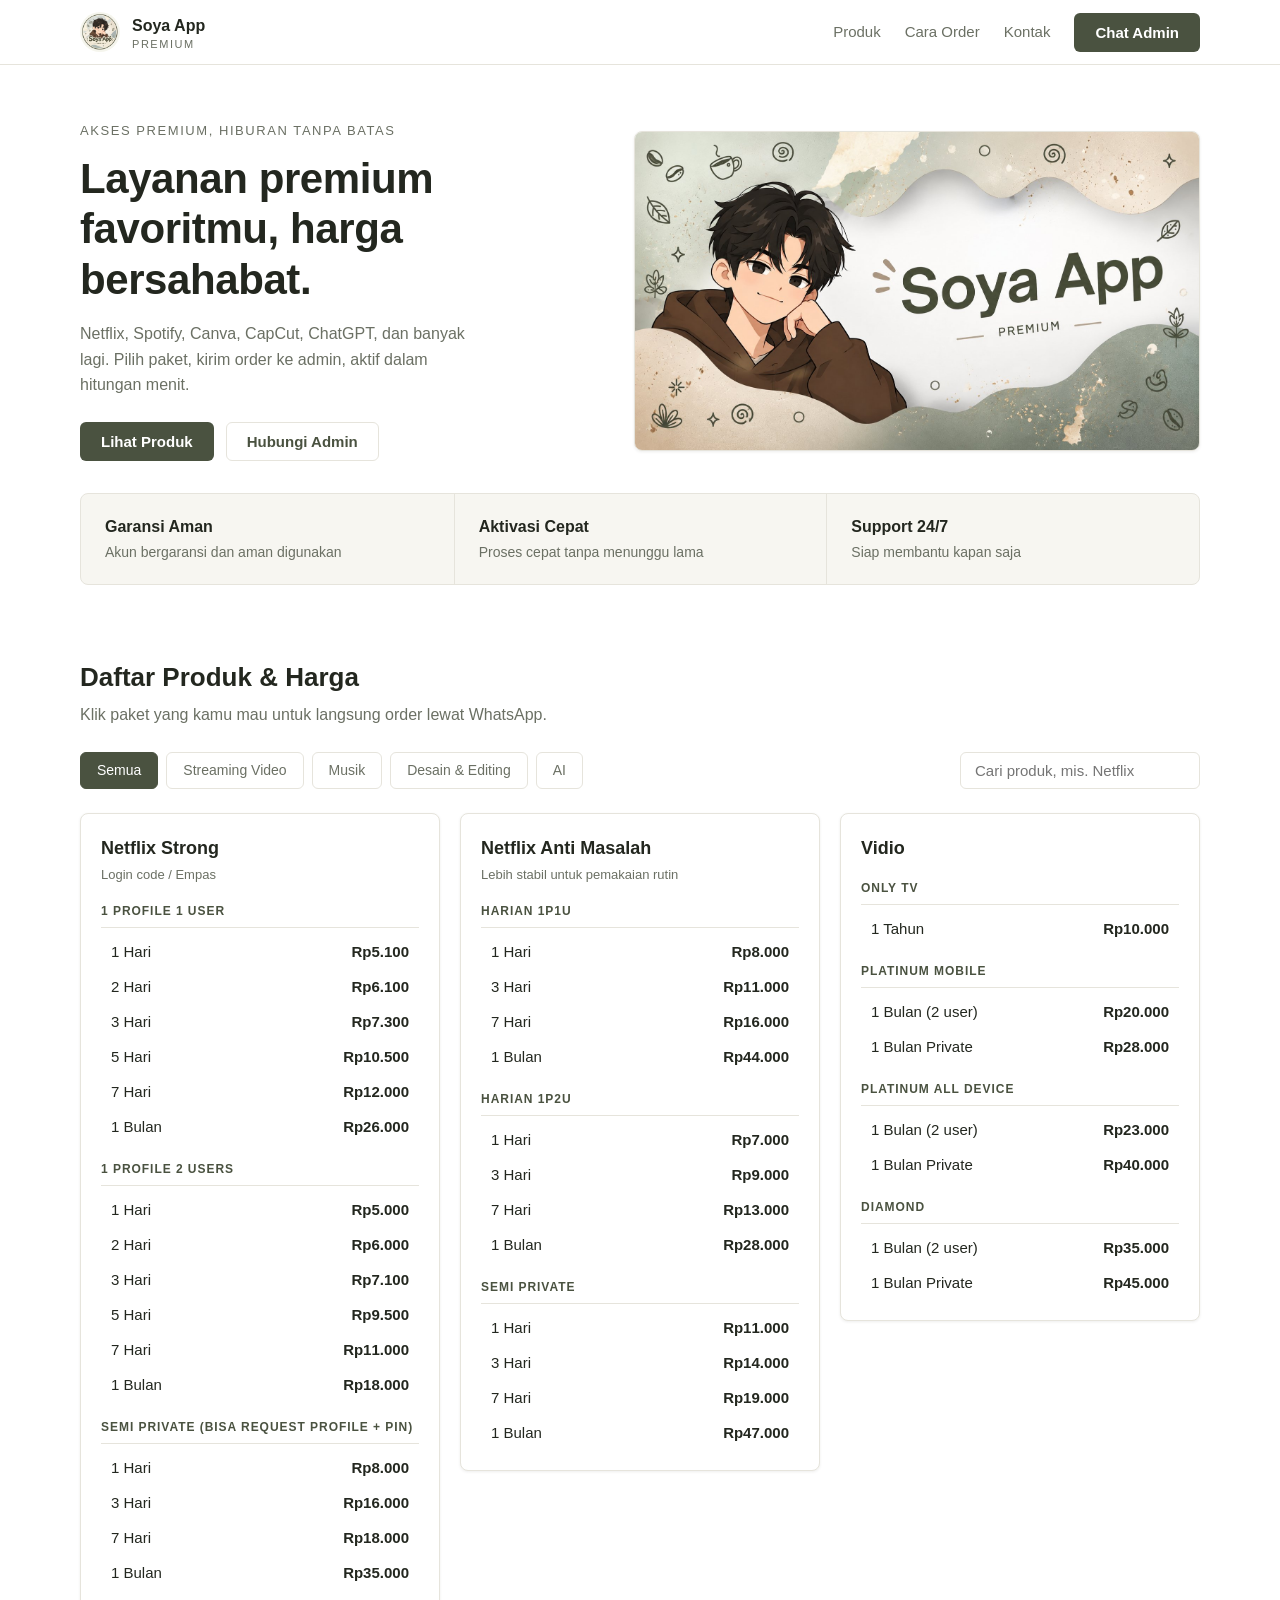
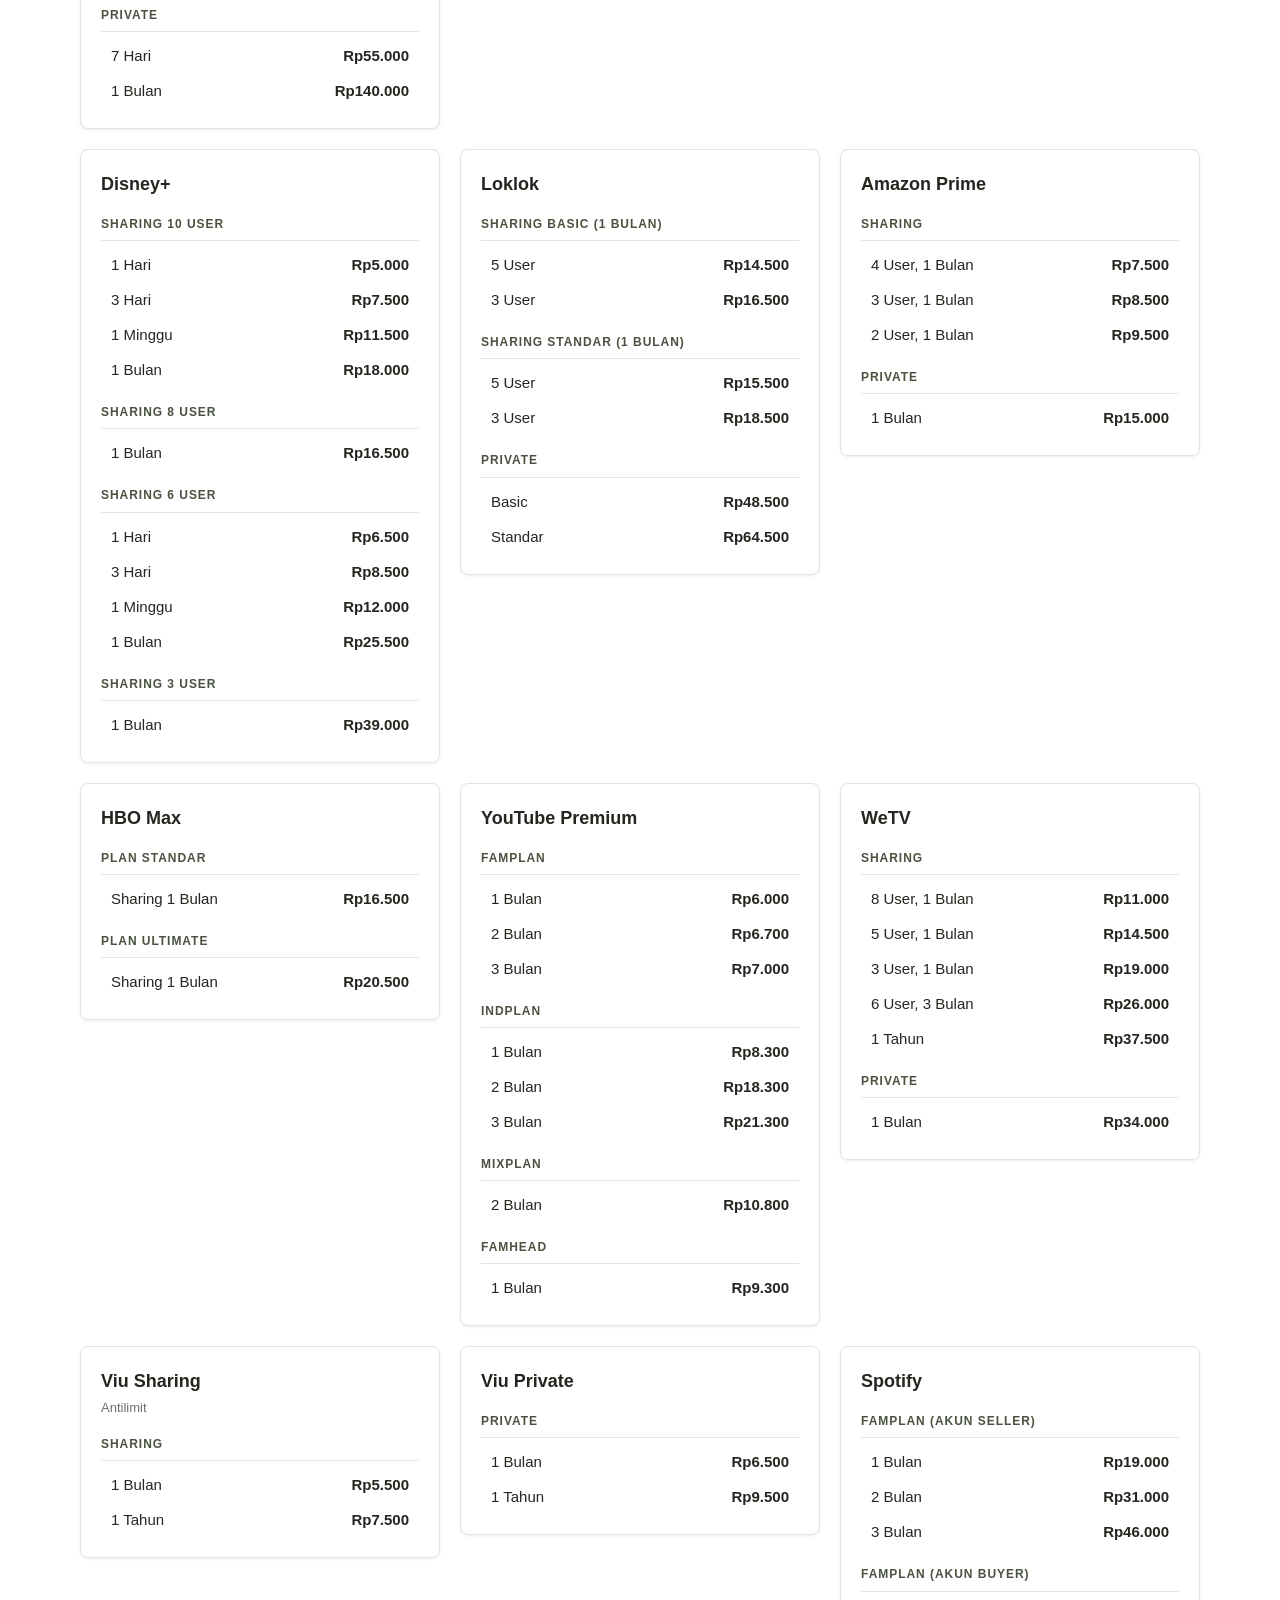
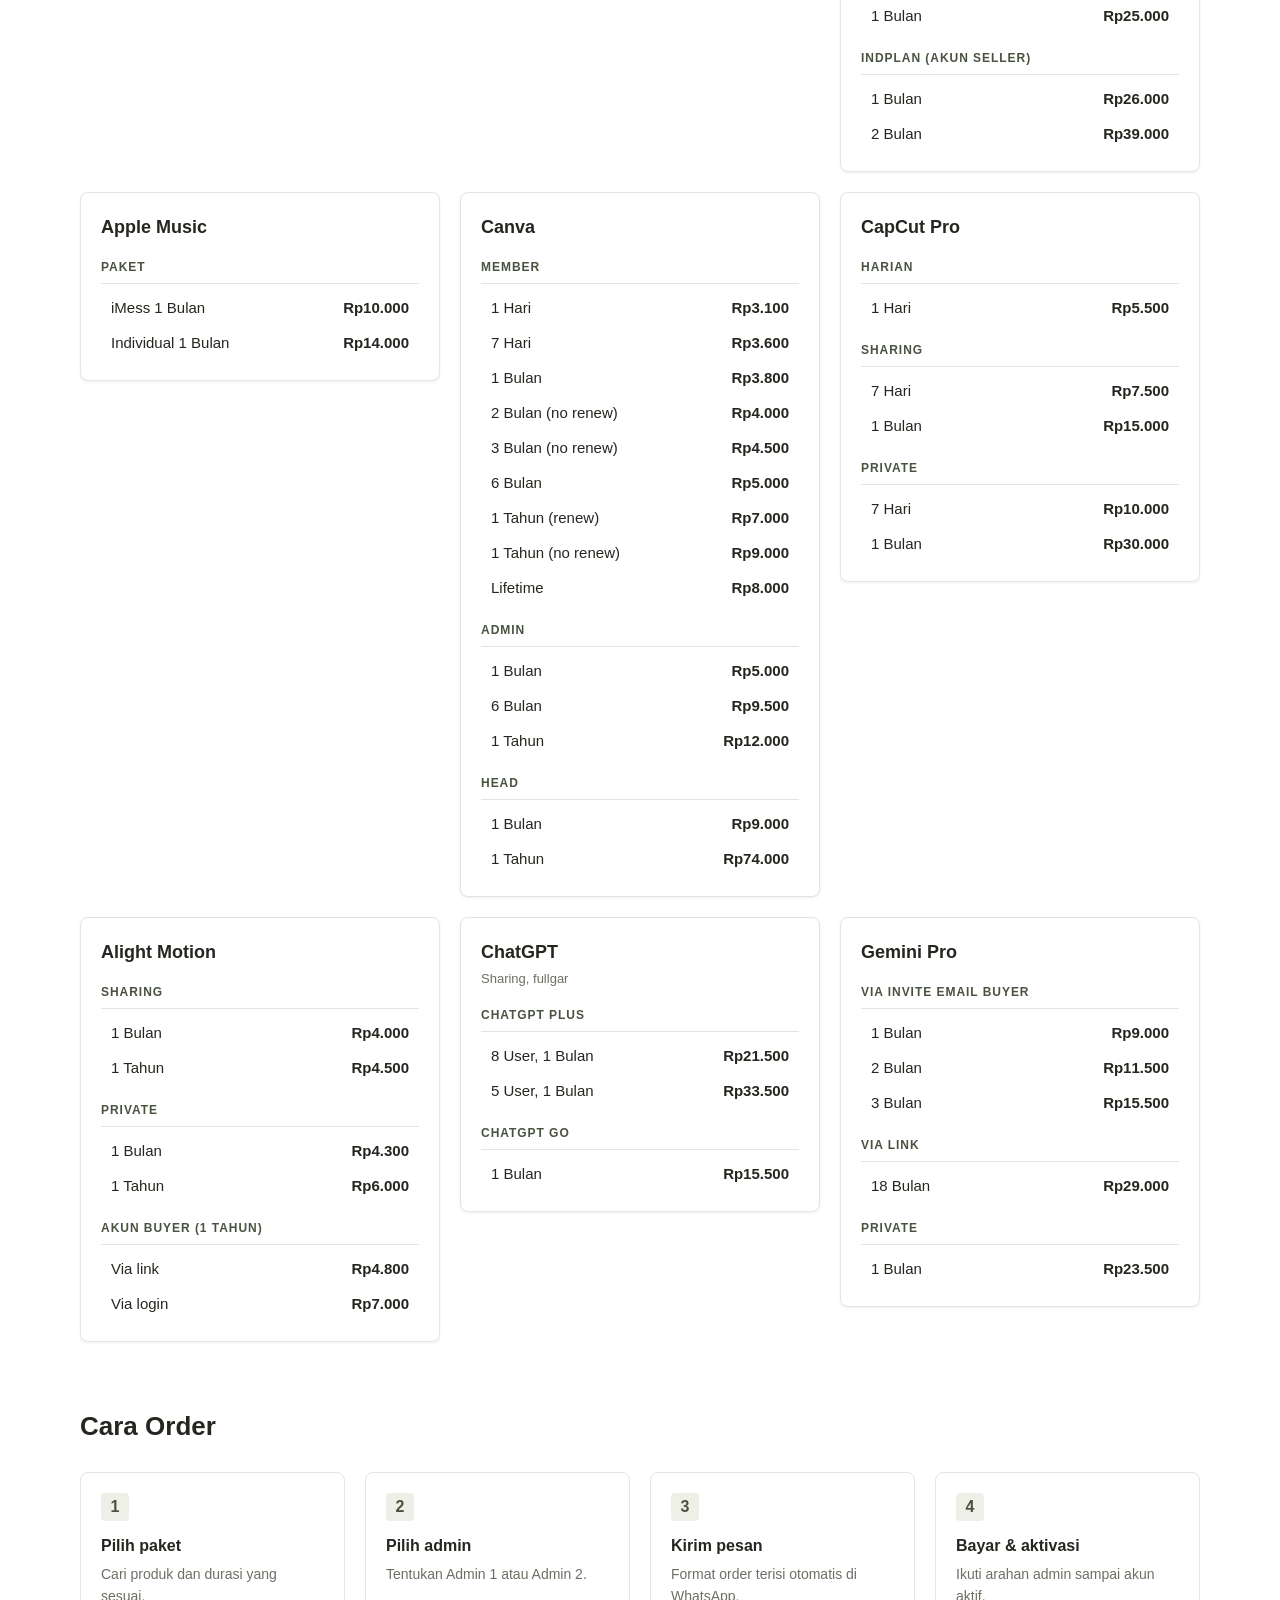
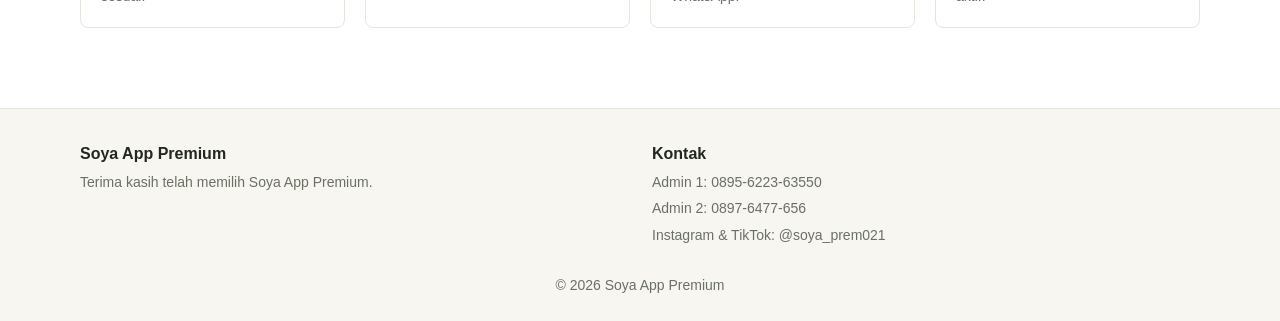
<file: www/index.html>
<!DOCTYPE html>
<html>
<head>
<meta name="viewport" content="width=device-width, initial-scale=1, maximum-scale=1, user-scalable=0">
<meta http-equiv="Refresh" content="0; url='app/index.html'">
<script>window.location.replace("app/index.html");</script>
</head>
<body style="margin:0;padding:0;background-color:#ffffff;display:flex;justify-content:center;align-items:center;height:100vh;font-family:sans-serif;">
Redirecting...
</body>
</html>
</file>
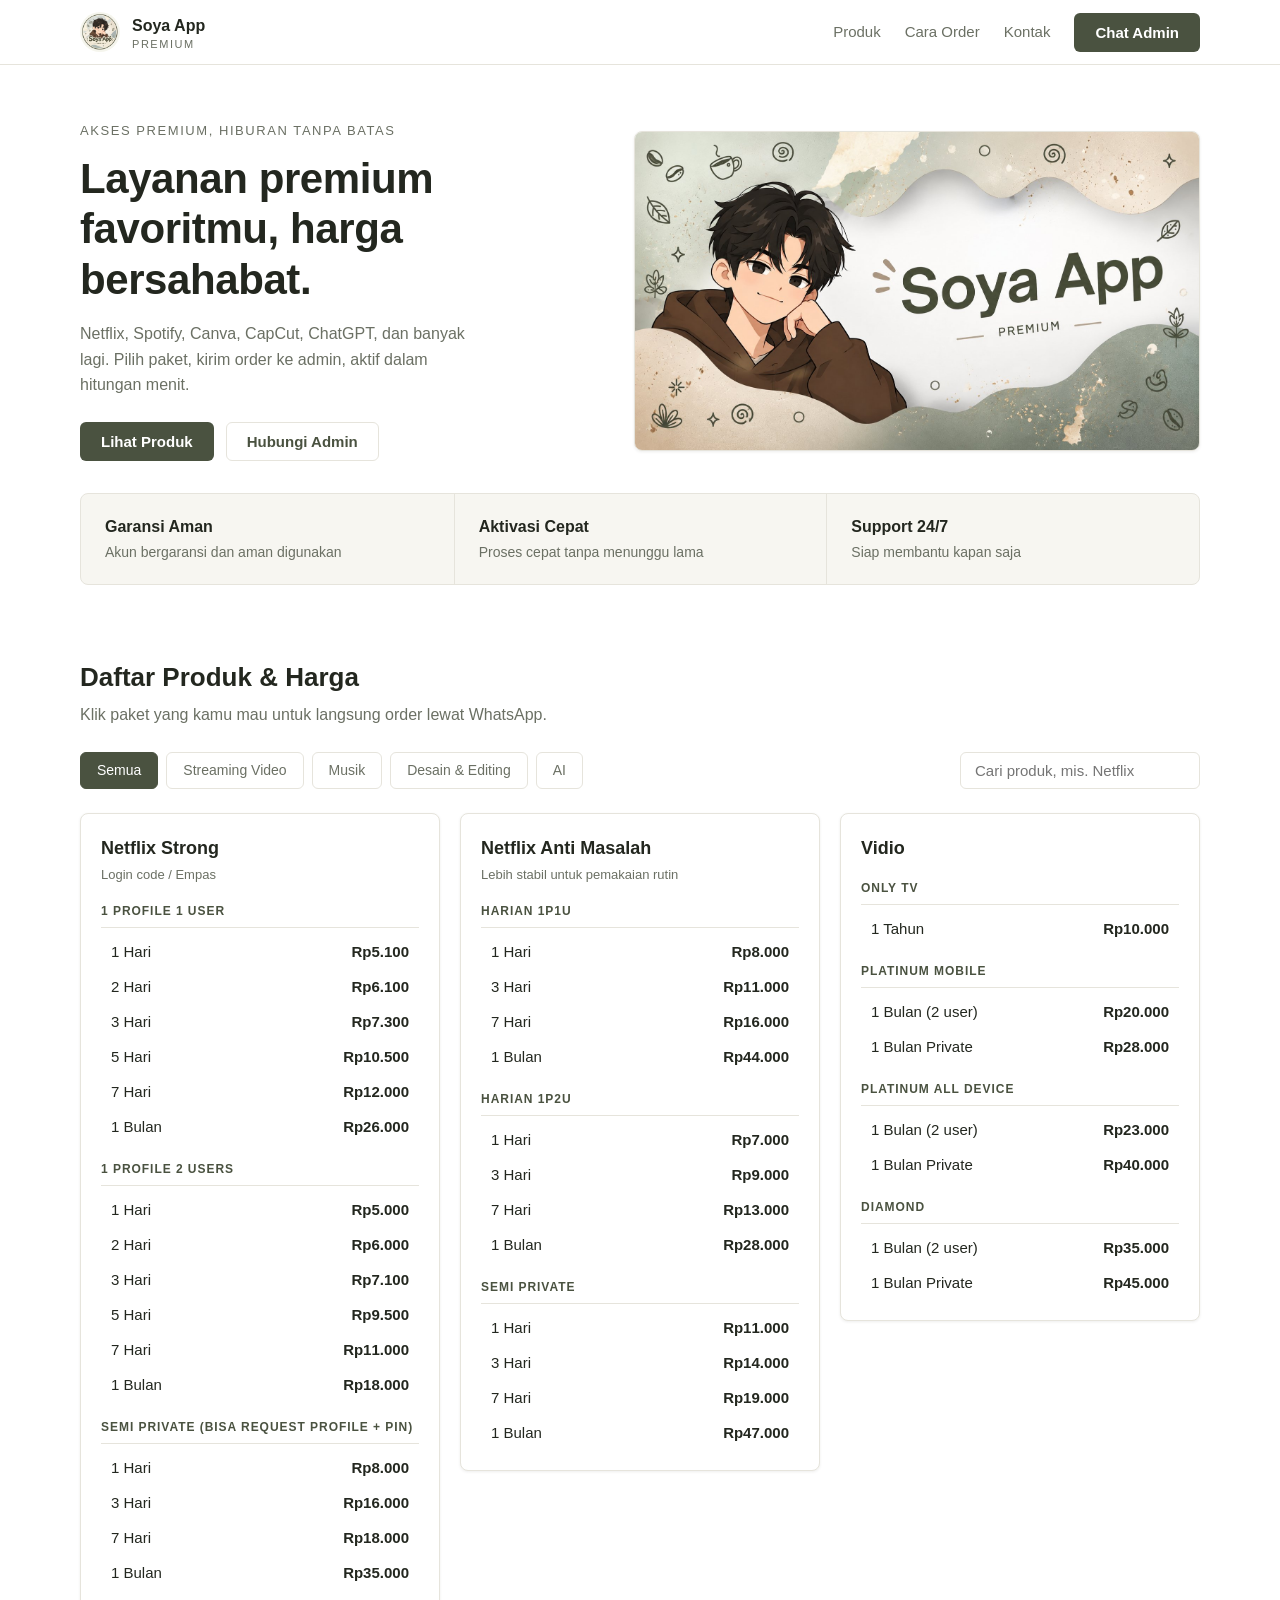
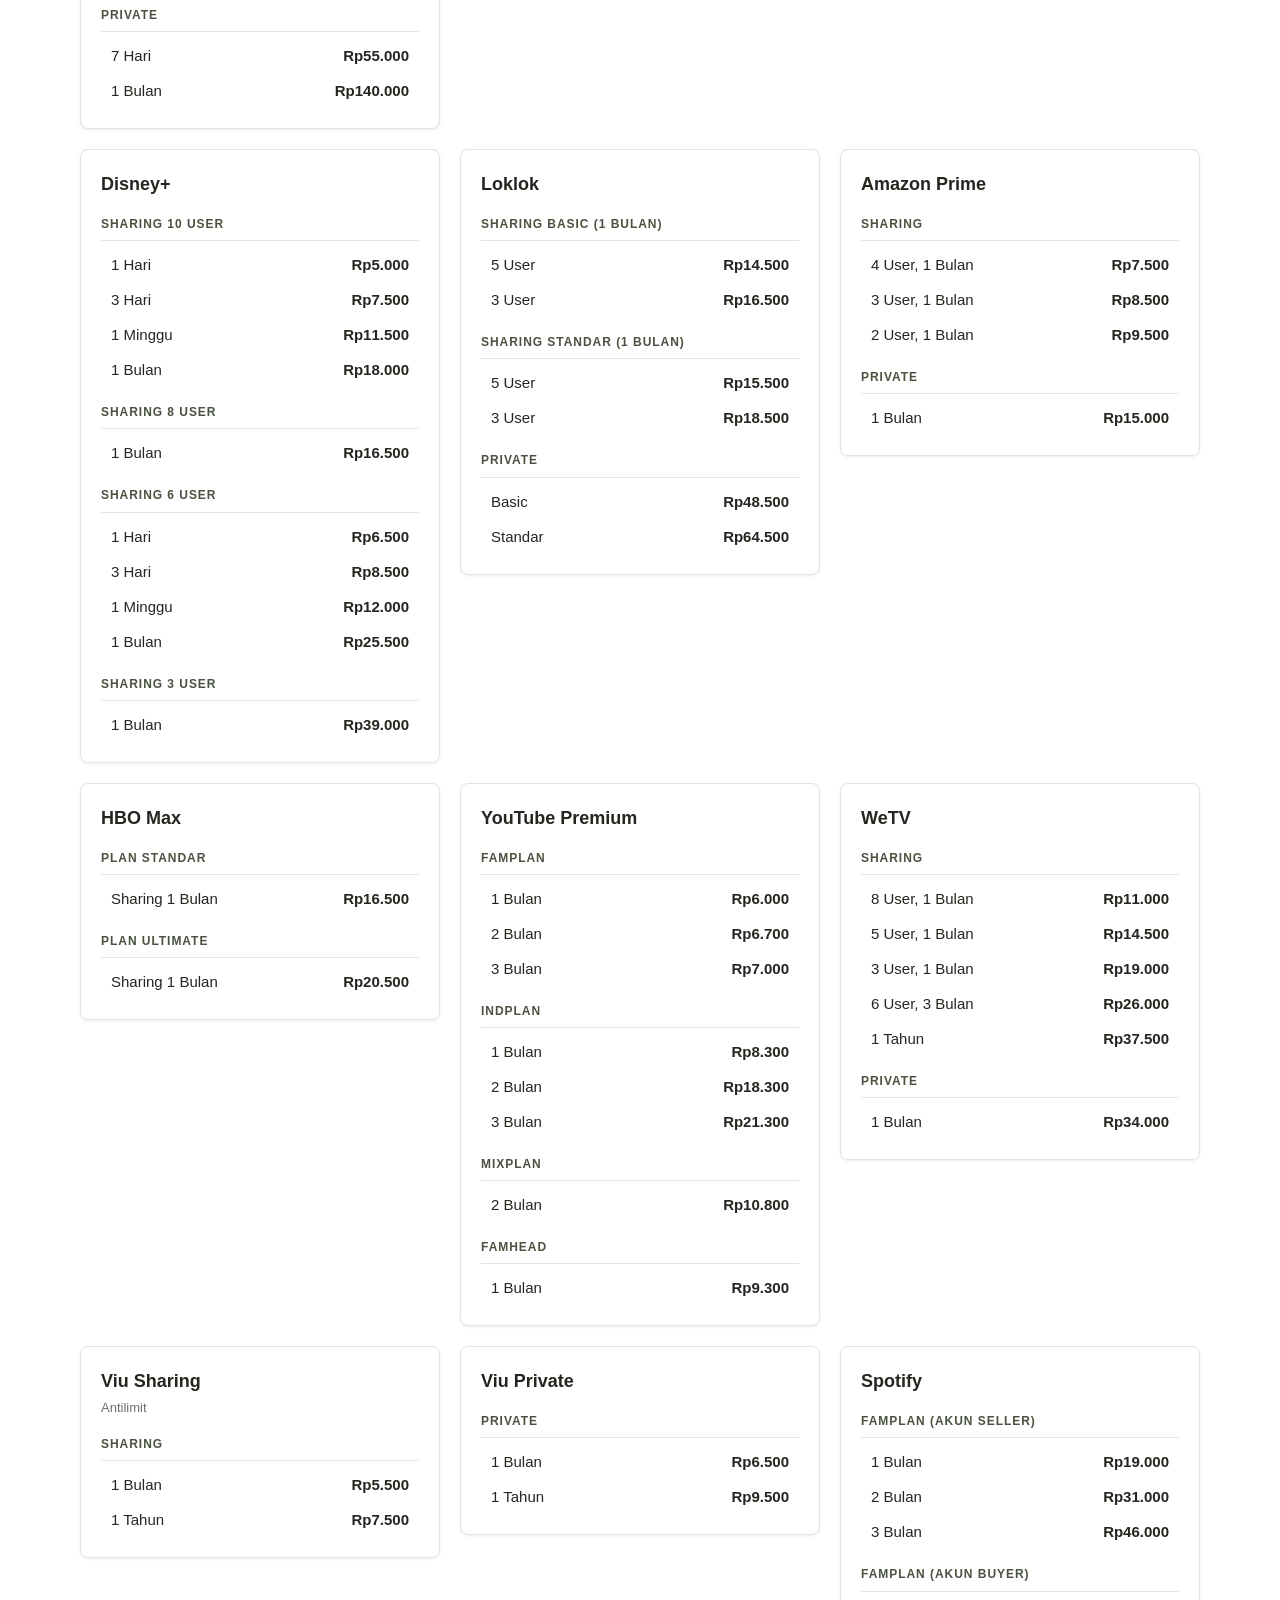
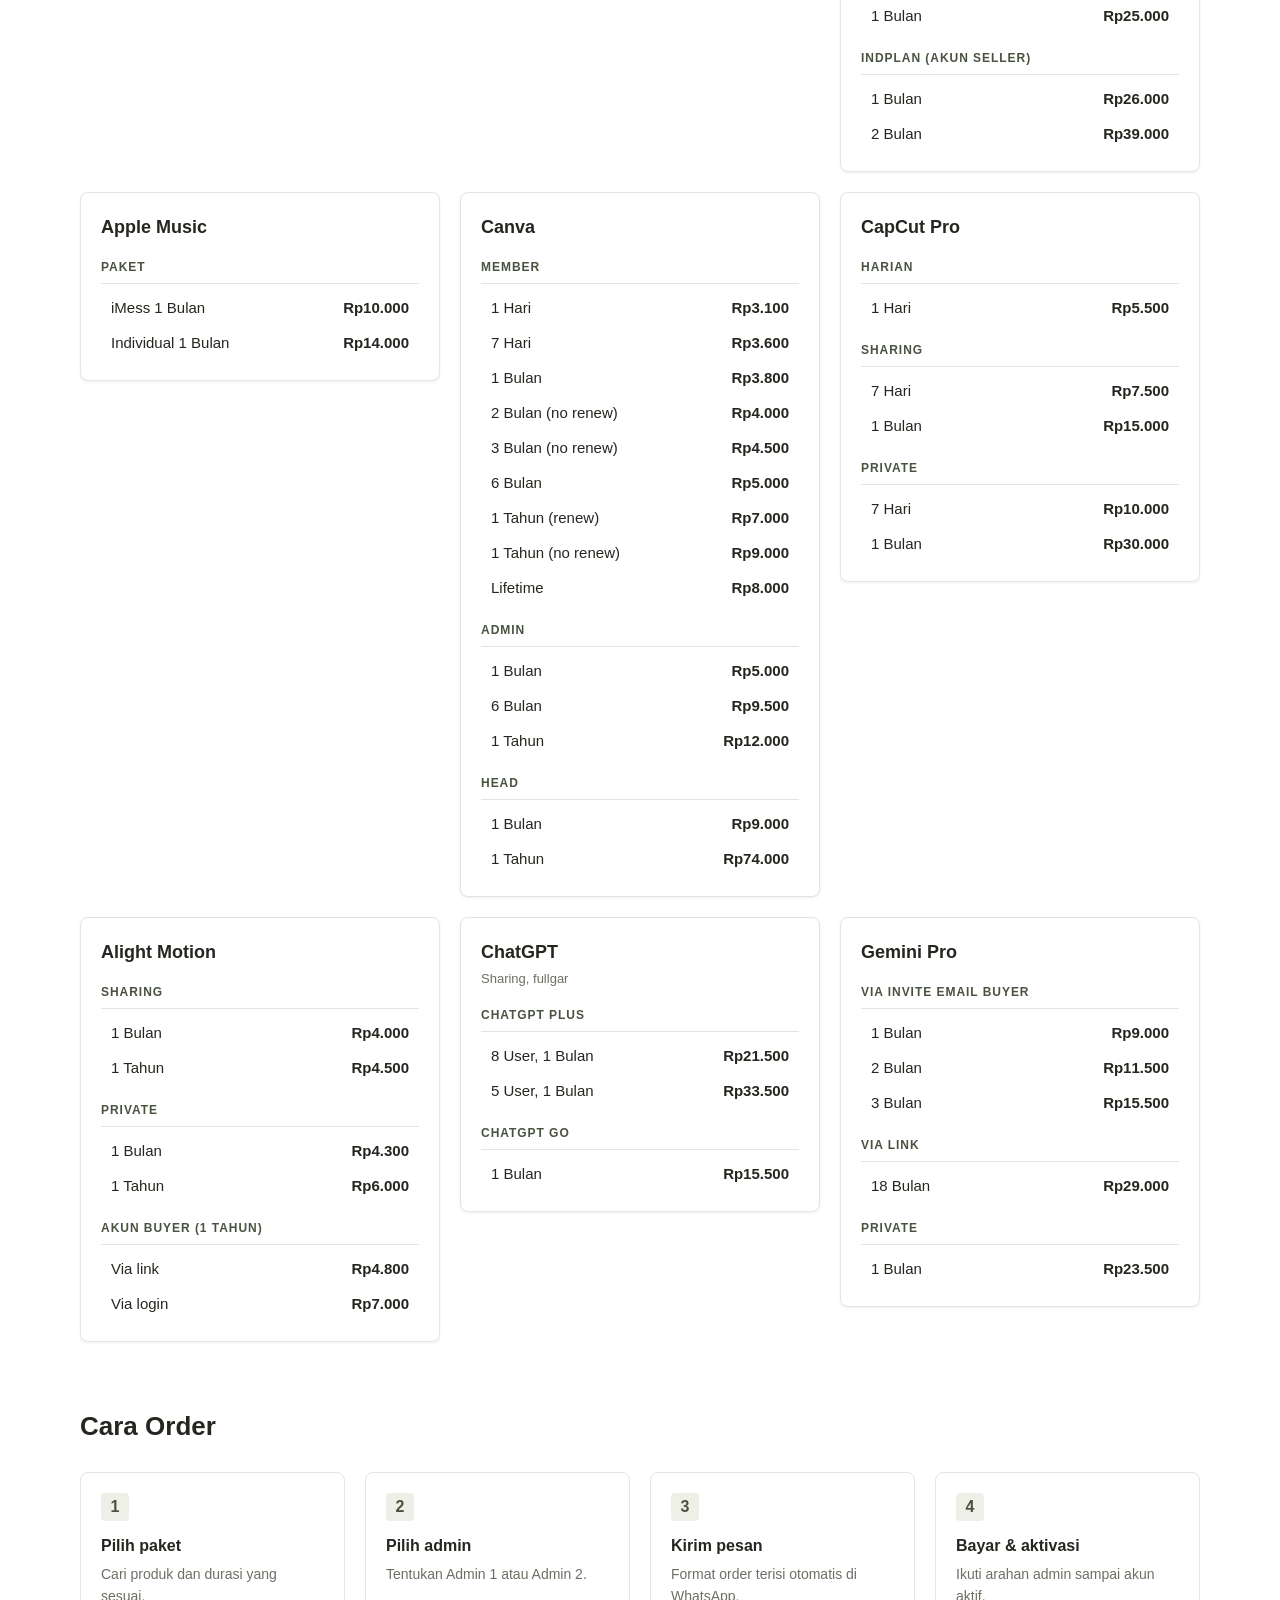
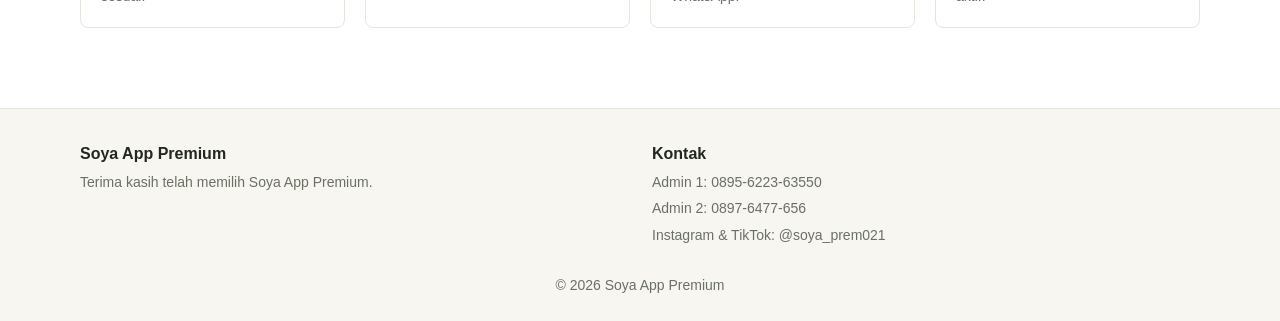
<file: www/app/index.html>
<!DOCTYPE html>
<html lang="id">
<head>
  <meta charset="UTF-8">
  <meta name="viewport" content="width=device-width, initial-scale=1">
  <meta name="theme-color" content="#ffffff">
  <meta name="description" content="Soya App Premium: akun premium streaming, musik, desain, dan AI dengan harga terjangkau. Order cepat via WhatsApp.">
  <title>Soya App Premium</title>
  <link rel="icon" href="assets/logo.jpg">
  <link rel="stylesheet" href="styles/main.css">
</head>
<body>
  <header class="site-header">
    <div class="wrap header-inner">
      <a class="brand" href="#home"><img src="assets/logo.jpg" alt="" width="40" height="40"><span>Soya App <small>Premium</small></span></a>
      <nav class="nav" aria-label="Menu utama">
        <a href="#produk">Produk</a><a href="#cara-order">Cara Order</a><a href="#kontak">Kontak</a>
      </nav>
      <button class="btn btn-primary" type="button" data-open-admin>Chat Admin</button>
    </div>
  </header>

  <main id="home">
    <section class="hero wrap">
      <div class="hero-text">
        <p class="eyebrow">Akses Premium, Hiburan Tanpa Batas</p>
        <h1>Layanan premium favoritmu, harga bersahabat.</h1>
        <p class="lead">Netflix, Spotify, Canva, CapCut, ChatGPT, dan banyak lagi. Pilih paket, kirim order ke admin, aktif dalam hitungan menit.</p>
        <div class="hero-actions">
          <a class="btn btn-primary" href="#produk">Lihat Produk</a>
          <button class="btn btn-ghost" type="button" data-open-admin>Hubungi Admin</button>
        </div>
      </div>
      <img class="hero-img" src="assets/banner.jpg" alt="Soya App Premium" width="1600" height="893">
    </section>

    <section class="trust wrap" aria-label="Keunggulan">
      <div><strong>Garansi Aman</strong><span>Akun bergaransi dan aman digunakan</span></div>
      <div><strong>Aktivasi Cepat</strong><span>Proses cepat tanpa menunggu lama</span></div>
      <div><strong>Support 24/7</strong><span>Siap membantu kapan saja</span></div>
    </section>

    <section class="section wrap" id="produk">
      <div class="section-head">
        <h2>Daftar Produk & Harga</h2>
        <p>Klik paket yang kamu mau untuk langsung order lewat WhatsApp.</p>
      </div>
      <div class="toolbar">
        <div class="tabs" id="tabs" role="tablist" aria-label="Kategori"></div>
        <input class="search" id="search" type="search" placeholder="Cari produk, mis. Netflix" aria-label="Cari produk">
      </div>
      <div class="grid" id="grid" aria-live="polite"></div>
    </section>

    <section class="section wrap" id="cara-order">
      <div class="section-head"><h2>Cara Order</h2></div>
      <ol class="steps">
        <li><strong>Pilih paket</strong><span>Cari produk dan durasi yang sesuai.</span></li>
        <li><strong>Pilih admin</strong><span>Tentukan Admin 1 atau Admin 2.</span></li>
        <li><strong>Kirim pesan</strong><span>Format order terisi otomatis di WhatsApp.</span></li>
        <li><strong>Bayar & aktivasi</strong><span>Ikuti arahan admin sampai akun aktif.</span></li>
      </ol>
    </section>
  </main>

  <footer class="footer" id="kontak">
    <div class="wrap footer-inner">
      <div><strong>Soya App Premium</strong><p>Terima kasih telah memilih Soya App Premium.</p></div>
      <div>
        <strong>Kontak</strong>
        <p><a href="https://wa.me/62895622363550" target="_blank" rel="noopener">Admin 1: 0895-6223-63550</a></p>
        <p><a href="https://wa.me/628976477656" target="_blank" rel="noopener">Admin 2: 0897-6477-656</a></p>
        <p>Instagram &amp; TikTok: @soya_prem021</p>
      </div>
    </div>
    <p class="copy">&copy; 2026 Soya App Premium</p>
  </footer>

  <dialog id="orderDialog" aria-labelledby="dlgTitle">
    <div class="dlg-head"><h3 id="dlgTitle">Order via WhatsApp</h3><button class="close" type="button" aria-label="Tutup" data-close>&times;</button></div>
    <div class="summary" id="summary"></div>
    <div class="admins" id="admins"></div>
  </dialog>

  <script src="scripts/data.js"></script>
  <script src="scripts/main.js"></script>
</body>
</html>
</file>
<file: www/app/styles/main.css>
:root{
  --bg:#fff;--bg-soft:#f7f6f1;--line:#e6e4dc;--text:#23271f;--muted:#6b7064;
  --accent:#4a5240;--accent-dark:#363d2e;--accent-soft:#eef0e8;
  --radius:6px;--shadow:0 1px 3px rgba(35,39,31,.08);
  --font:"Segoe UI",Roboto,"Helvetica Neue",Arial,sans-serif;
}
*,*::before,*::after{box-sizing:border-box}
html{scroll-behavior:smooth;scroll-padding-top:88px}
body{margin:0;font:16px/1.6 var(--font);color:var(--text);background:var(--bg);-webkit-text-size-adjust:100%}
img{max-width:100%;height:auto;display:block}
a{color:inherit}
h1,h2,h3,p{margin:0}
.wrap{width:min(1120px,100% - 32px);margin-inline:auto}

.btn{font:600 15px var(--font);padding:10px 20px;border-radius:var(--radius);border:1px solid transparent;cursor:pointer;text-decoration:none;display:inline-block;text-align:center;transition:background .2s,border-color .2s}
.btn-primary{background:var(--accent);color:#fff}
.btn-primary:hover{background:var(--accent-dark)}
.btn-ghost{background:#fff;color:var(--accent);border-color:var(--line)}
.btn-ghost:hover{border-color:var(--accent)}
.btn:focus-visible,.row:focus-visible,.tab:focus-visible,.search:focus-visible,.close:focus-visible{outline:2px solid var(--accent);outline-offset:2px}

.site-header{position:sticky;top:0;z-index:20;background:rgba(255,255,255,.96);border-bottom:1px solid var(--line)}
.header-inner{display:flex;align-items:center;gap:24px;min-height:64px}
.brand{display:flex;align-items:center;gap:12px;text-decoration:none;font-weight:700}
.brand img{border-radius:50%}
.brand small{display:block;font-size:11px;letter-spacing:.14em;text-transform:uppercase;color:var(--muted);font-weight:500;line-height:1.2}
.nav{display:flex;gap:24px;margin-left:auto}
.nav a{text-decoration:none;color:var(--muted);font-size:15px}
.nav a:hover{color:var(--accent)}

.hero{display:grid;grid-template-columns:1fr 1.1fr;gap:40px;align-items:center;padding:56px 0 32px}
.eyebrow{font-size:13px;letter-spacing:.12em;text-transform:uppercase;color:var(--muted);margin-bottom:12px}
h1{font-size:clamp(28px,4vw,42px);line-height:1.2;letter-spacing:-.01em}
.lead{color:var(--muted);margin:16px 0 24px;max-width:46ch}
.hero-actions{display:flex;gap:12px;flex-wrap:wrap}
.hero-img{border-radius:8px;border:1px solid var(--line);box-shadow:var(--shadow)}

.trust{display:grid;grid-template-columns:repeat(3,1fr);border:1px solid var(--line);border-radius:8px;background:var(--bg-soft);margin-bottom:24px}
.trust div{padding:20px 24px;display:flex;flex-direction:column;gap:2px}
.trust div+div{border-left:1px solid var(--line)}
.trust span{color:var(--muted);font-size:14px}

.section{padding:48px 0 16px}
.section-head{margin-bottom:24px}
.section-head h2{font-size:26px}
.section-head p{color:var(--muted);margin-top:4px}

.toolbar{display:flex;gap:16px;justify-content:space-between;flex-wrap:wrap;margin-bottom:24px}
.tabs{display:flex;gap:8px;flex-wrap:wrap}
.tab{font:500 14px var(--font);padding:8px 16px;border-radius:var(--radius);border:1px solid var(--line);background:#fff;color:var(--muted);cursor:pointer}
.tab:hover{border-color:var(--accent);color:var(--accent)}
.tab[aria-selected="true"]{background:var(--accent);border-color:var(--accent);color:#fff}
.search{font:15px var(--font);padding:9px 14px;border:1px solid var(--line);border-radius:var(--radius);min-width:240px;color:var(--text)}

.grid{display:grid;grid-template-columns:repeat(auto-fill,minmax(300px,1fr));gap:20px;align-items:start}
.card{border:1px solid var(--line);border-radius:8px;background:#fff;box-shadow:var(--shadow);padding:20px}
.card h3{font-size:18px}
.card .note{color:var(--muted);font-size:13px;margin-top:2px}
.group{margin-top:16px}
.group h4{margin:0 0 6px;font-size:12px;letter-spacing:.08em;text-transform:uppercase;color:var(--accent);padding-bottom:6px;border-bottom:1px solid var(--line)}
.row{width:100%;display:flex;justify-content:space-between;gap:12px;padding:9px 10px;margin:0;font:15px var(--font);color:var(--text);background:none;border:0;border-radius:4px;cursor:pointer;text-align:left;transition:background .15s}
.row:hover{background:var(--accent-soft)}
.row b{font-weight:600;white-space:nowrap}
.empty{grid-column:1/-1;text-align:center;color:var(--muted);padding:40px 0}

.steps{list-style:none;padding:0;margin:0;display:grid;grid-template-columns:repeat(4,1fr);gap:20px;counter-reset:s}
.steps li{counter-increment:s;border:1px solid var(--line);border-radius:8px;padding:20px;display:flex;flex-direction:column;gap:4px}
.steps li::before{content:counter(s);width:28px;height:28px;border-radius:4px;background:var(--accent-soft);color:var(--accent);font-weight:700;display:grid;place-items:center;margin-bottom:8px}
.steps span{color:var(--muted);font-size:14px}

.footer{margin-top:64px;background:var(--bg-soft);border-top:1px solid var(--line);padding-top:32px}
.footer-inner{display:grid;grid-template-columns:1fr 1fr;gap:24px}
.footer p{color:var(--muted);font-size:14px;margin-top:4px}
.footer a{text-decoration:none}.footer a:hover{color:var(--accent)}
.copy{text-align:center;padding:24px 16px;font-size:13px;color:var(--muted)}

dialog{width:min(420px,100% - 32px);border:1px solid var(--line);border-radius:8px;padding:0;box-shadow:0 8px 30px rgba(35,39,31,.18);color:var(--text)}
dialog::backdrop{background:rgba(35,39,31,.45)}
.dlg-head{display:flex;justify-content:space-between;align-items:center;padding:16px 20px;border-bottom:1px solid var(--line)}
.dlg-head h3{font-size:17px}
.close{border:0;background:none;font-size:26px;line-height:1;cursor:pointer;color:var(--muted);padding:0 4px;border-radius:4px}
.summary{margin:16px 20px 0;padding:14px;background:var(--bg-soft);border-radius:var(--radius);font-size:14px;color:var(--muted)}
.summary strong{display:block;color:var(--text);font-size:16px}
.summary b{color:var(--accent);font-size:18px}
.admins{display:grid;gap:10px;padding:16px 20px 20px}

@media (max-width:860px){
  .hero{grid-template-columns:1fr;padding-top:32px}
  .steps{grid-template-columns:repeat(2,1fr)}
}
@media (max-width:640px){
  .header-inner{flex-wrap:wrap;gap:8px 12px;padding:8px 0}
  .nav{order:3;width:100%;margin:0;gap:20px;overflow-x:auto}
  .btn-primary[data-open-admin]{margin-left:auto}
  .trust{grid-template-columns:1fr}
  .trust div+div{border-left:0;border-top:1px solid var(--line)}
  .grid{grid-template-columns:1fr}
  .search{width:100%;min-width:0}
  .steps,.footer-inner{grid-template-columns:1fr}
  html{scroll-padding-top:120px}
}
@media (prefers-reduced-motion:reduce){html{scroll-behavior:auto}*{transition:none!important}}
</file>
